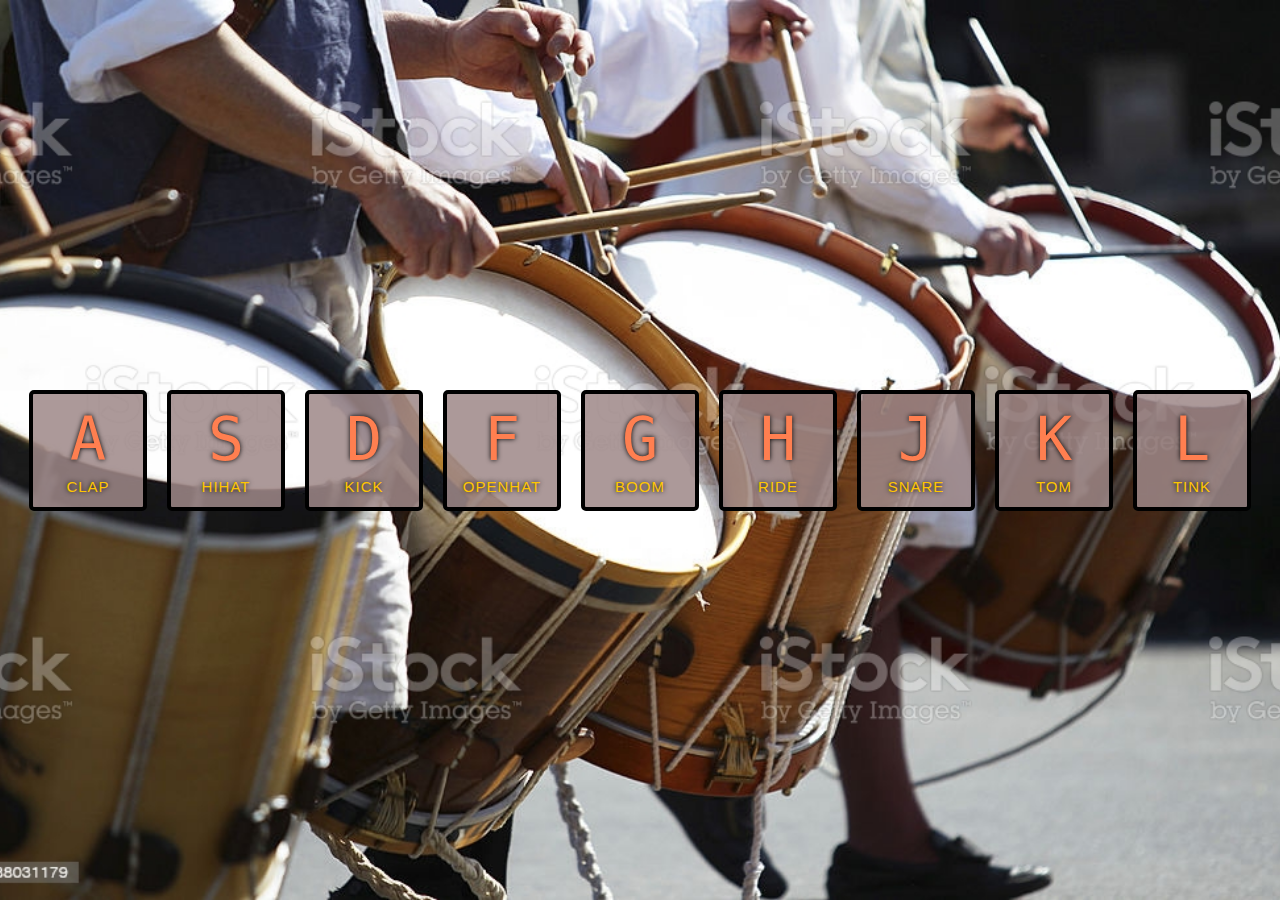
<file: 01. Drumkit/index.html>
<!DOCTYPE html>
<html lang="en">
    <head>
     <meta charset="UTF-8">
     <title>JS Drum Kit</title>
     <link rel="stylesheet" href="style.css">   
    </head>
    <body>
        <div class="keys">
            <div data-key="65" class="key">
                <kbd>A</kbd>
                <span class="sound">Clap</span>      
            </div>
            <div data-key="83" class="key">
                <kbd>S</kbd>
                <span class="sound">Hihat</span>      
            </div>
            <div data-key="68" class="key">
                <kbd>D</kbd>
                <span class="sound">Kick</span>      
            </div>
            <div data-key="70" class="key">
                <kbd>F</kbd>
                <span class="sound">Openhat</span>
            </div>
            <div data-key="71" class="key">
                <kbd>G</kbd>
                <span class="sound">Boom</span>      
            </div>
            <div data-key="72" class="key">
                <kbd>H</kbd>
                <span class="sound">Ride</span>      
            </div>
            <div data-key="74" class="key">
                <kbd>J</kbd>
                <span class="sound">Snare</span>      
            </div>
            <div data-key="75" class="key">
                <kbd>K</kbd>
                <span class="sound">Tom</span>      
            </div>
            <div data-key="76" class="key">
                <kbd>L</kbd>
                <span class="sound">Tink</span>      
            </div>
        </div>

        <audio data-key="65" src="sounds/clap.wav"></audio>
        <audio data-key="83" src="sounds/hihat.wav"></audio>
        <audio data-key="68" src="sounds/kick.wav"></audio>
        <audio data-key="70" src="sounds/openhat.wav"></audio>
        <audio data-key="71" src="sounds/boom.wav"></audio>
        <audio data-key="72" src="sounds/ride.wav"></audio>
        <audio data-key="74" src="sounds/snare.wav"></audio>
        <audio data-key="75" src="sounds/tom.wav"></audio>
        <audio data-key="76" src="sounds/tink.wav"></audio>

        <script>
         
         function playSound(e){
         const audio = document.querySelector(`audio[data-key="${e.keyCode}"]`);
         const key = document.querySelector(`.key[data-key="${e.keyCode}"]`);
         if(!audio) 
         return;
         audio.currentTime=0;  
         audio.play();
         key.classList.add('playing');
         }


         function removeTransition(e){
         if(e.propertyName !=='transform')
         return;
         this.classList.remove('playing');
         }


         const keys = document.querySelectorAll('.key');
         keys.forEach(key => key.addEventListener('transitionend',removeTransition));
         window.addEventListener('keydown',playSound);
        </script>
    </body>

</html>
</file>
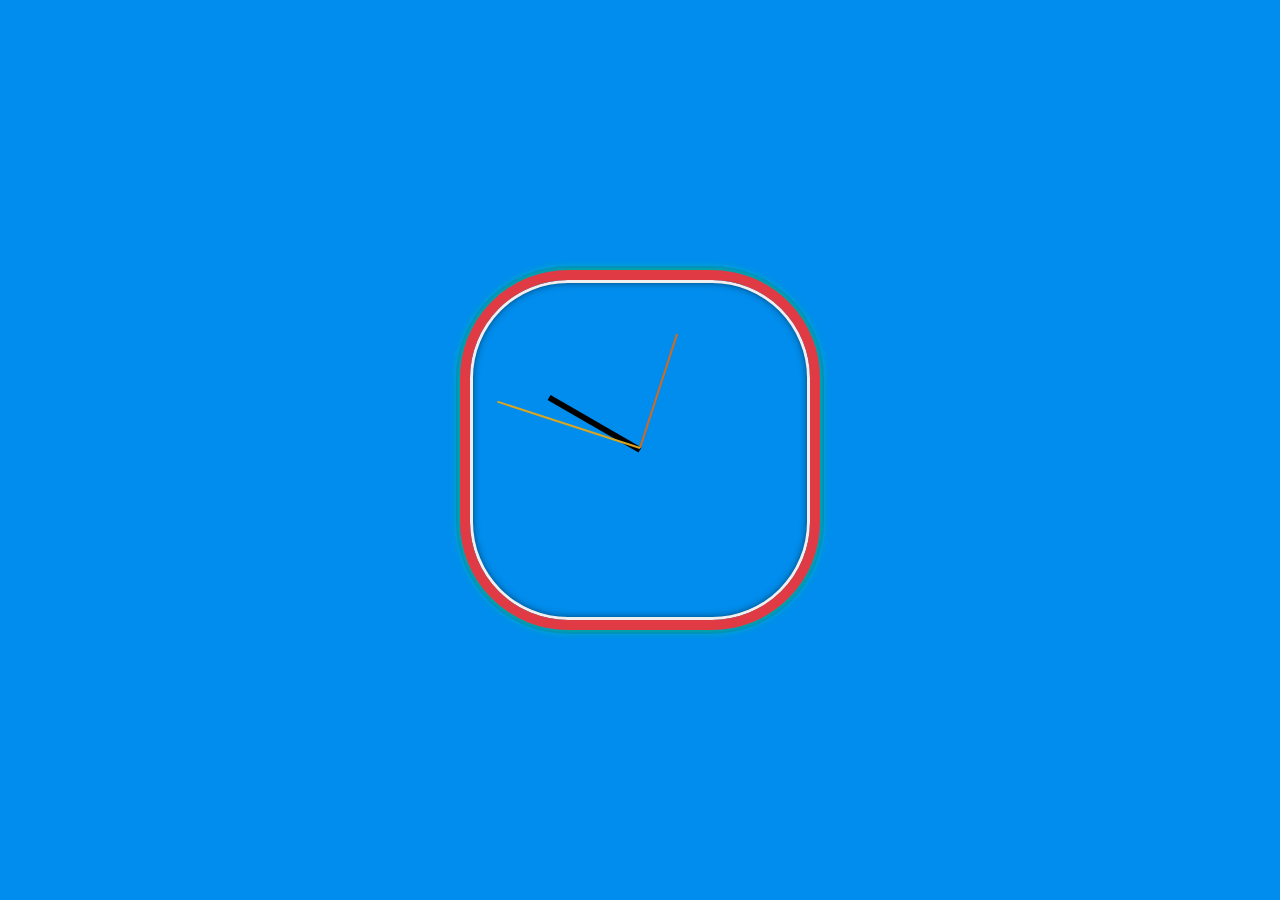
<file: 02. Clock/index.html>
<!DOCTYPE html>
<html lang="en">
    <head>
        <meta charset="UTF-8">
        <title >CLOCK</title>
    </head>
    <body>
<div class="clock">
    <div class="clock-face">
        <div class="hand hour-hand"></div>
        <div class="hand min-hand"></div>
        <div class="hand second-hand"></div>
    </div>
</div>

<style>
    html{
        background:#018DED url(http://unsplash.it/1500/1000?image=881&blur=5) ;
        background-size:cover;
        font-family: 'helvetica neue';
        text-align: center;
        font-size: 10px;
    }
    body {
      margin: 0;
      font-size: 2rem;
      display: flex;
      flex: 10;
      min-height: 100vh;
      align-items: center;
    }

    .clock {
      width: 30rem;
      height: 30rem;
      border: 10px solid rgba(248, 50, 50,0.9);
      border-radius:30% ;
      margin: 50px auto;
      position: relative;
      padding: 2rem;
      box-shadow:
        0 0 0 4px rgba(0,0,0,0.1),
        inset 0 0 0 3px #EFEFEF,
        inset 0 0 10px black,
        0 0 10px rgba(9, 243, 114, 0.9);
    }

    .clock-face {
      position: relative;
      width: 100%;
      height: 100%;
      transform: translateY(-3px); /* account for the height of the clock hands */
    }

    .hour-hand {
      width: 35%;
      left:15%;
      height: 6px;
      background: black;
      position: absolute;
      top: 50%;
      transform-origin: 100%;
      transition: all 0.05s;
      transition-timing-function: cubic-bezier(0.1, 2.7, 0.58, 1);
    }
    .min-hand {
      width: 40%;
      left: 10%;
      height: 2px;
      background: chocolate;
      position: absolute;
      top: 50%;
      transform-origin: 100%;
      transition: all 0.05s;
      transition-timing-function: cubic-bezier(0.1, 2.7, 0.58, 1);
    }
    .second-hand {
      width: 50%;
      height: 2px;
      background: goldenrod;
      position: absolute;
      top: 50%;
      transform-origin: 100%;
      transition: all 0.05s;
      transition-timing-function: cubic-bezier(0.1, 2.7, 0.58, 1);
    }
</style>
<script>
    const secondHand = document.querySelectorAll('.second-hand'); 
    const minsHand = document.querySelectorAll('.min-hand');
    const hourHand = document.querySelectorAll('.hour-hand');

    function setDate(){
      const now = new Date();

      const seconds = now.getSeconds();
      const secondsDegrees = ((seconds /60 )* 360) + 90;
      secondHand[0].style.transform = `rotate(${secondsDegrees}deg)`;
      


      const mins = now.getMinutes();
      const minsDegrees = ((mins/60)*360)+90;
      minsHand[0].style.transform = `rotate(${minsDegrees}deg)`;


      const hour = now.getHours();
      const hourDegrees = ((hour/12)*360)+90;
      hourHand[0].style.transform = `rotate(${hourDegrees}deg)`;
     

    }
   setInterval(setDate,1000);

   setDate();
</script>
    </body>
</html>
</file>
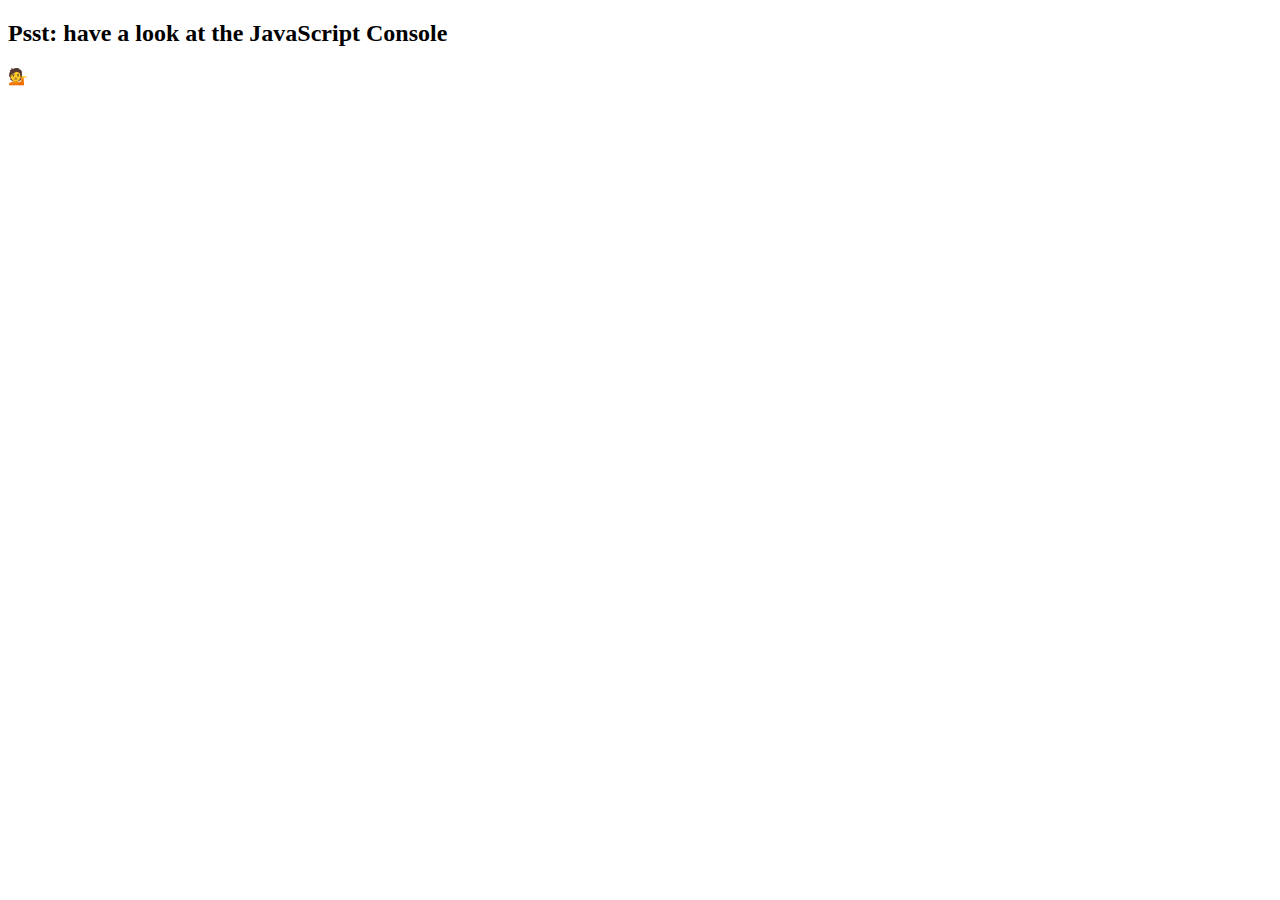
<file: 04. Array Cardio 1 js/index.html>
<!DOCTYPE html>
<html lang="en">
<head>
  <meta charset="UTF-8">
  <title>Array Cardio 💪</title>
</head>
<body>
  <p><h2>Psst: have a look at the JavaScript Console</h2> 💁</p>
  <script>
    // Get your shorts on - this is an array workout!
    // ## Array Cardio Day 1

    // Some data we can work with

    const inventors = [
      { first: 'Albert', last: 'Einstein', year: 1879, passed: 1955 },
      { first: 'Isaac', last: 'Newton', year: 1643, passed: 1727 },
      { first: 'Galileo', last: 'Galilei', year: 1564, passed: 1642 },
      { first: 'Marie', last: 'Curie', year: 1867, passed: 1934 },
      { first: 'Johannes', last: 'Kepler', year: 1571, passed: 1630 },
      { first: 'Nicolaus', last: 'Copernicus', year: 1473, passed: 1543 },
      { first: 'Max', last: 'Planck', year: 1858, passed: 1947 },
      { first: 'Katherine', last: 'Blodgett', year: 1898, passed: 1979 },
      { first: 'Ada', last: 'Lovelace', year: 1815, passed: 1852 },
      { first: 'Sarah E.', last: 'Goode', year: 1855, passed: 1905 },
      { first: 'Lise', last: 'Meitner', year: 1878, passed: 1968 },
      { first: 'Hanna', last: 'Hammarström', year: 1829, passed: 1909 }
    ];

    const people = [
      'Bernhard, Sandra', 'Bethea, Erin', 'Becker, Carl', 'Bentsen, Lloyd', 'Beckett, Samuel', 'Blake, William', 'Berger, Ric', 'Beddoes, Mick', 'Beethoven, Ludwig',
      'Belloc, Hilaire', 'Begin, Menachem', 'Bellow, Saul', 'Benchley, Robert', 'Blair, Robert', 'Benenson, Peter', 'Benjamin, Walter', 'Berlin, Irving',
      'Benn, Tony', 'Benson, Leana', 'Bent, Silas', 'Berle, Milton', 'Berry, Halle', 'Biko, Steve', 'Beck, Glenn', 'Bergman, Ingmar', 'Black, Elk', 'Berio, Luciano',
      'Berne, Eric', 'Berra, Yogi', 'Berry, Wendell', 'Bevan, Aneurin', 'Ben-Gurion, David', 'Bevel, Ken', 'Biden, Joseph', 'Bennington, Chester', 'Bierce, Ambrose',
      'Billings, Josh', 'Birrell, Augustine', 'Blair, Tony', 'Beecher, Henry', 'Biondo, Frank'
    ];
    
    // Array.prototype.filter()
    // 1. Filter the list of inventors for those who were born in the 1500's
    const fifteen = inventors.filter(inventor => (inventor.year >= 1500 && inventor.year < 1600));

    console.table(fifteen);

    // Array.prototype.map()
    // 2. Give us an array of the inventor first and last names
    const fullNames = inventors.map(inventor => `${inventor.first} ${inventor.last}`);
    console.log(fullNames);

    // Array.prototype.sort()
    // 3. Sort the inventors by birthdate, oldest to youngest
    // const ordered = inventors.sort(function(a, b) {
    //   if(a.year > b.year) {
    //     return 1;
    //   } else {
    //     return -1;
    //   }
    // });

    const ordered = inventors.sort((a, b) => a.year > b.year ? 1 : -1);
    console.table(ordered);

    // Array.prototype.reduce()
    // 4. How many years did all the inventors live?
    const totalYears = inventors.reduce((total, inventor) => {
      return total + (inventor.passed - inventor.year);
    }, 0);

    console.log(totalYears);

    // 5. Sort the inventors by years lived
    const oldest = inventors.sort(function(a, b) {
      const lastInventor = a.passed - a.year;
      const nextInventor = b.passed - b.year;
      return lastInventor > nextInventor ? -1 : 1;
      // console.log(a);

      // console.log(b);
    });
    console.table(oldest);

    // 6. create a list of Boulevards in Paris that contain 'de' anywhere in the name
    // https://en.wikipedia.org/wiki/Category:Boulevards_in_Paris

    // const category = document.querySelector('.mw-category');
    // const links = Array.from(category.querySelectorAll('a'));
    // const de = links
    //             .map(link => link.textContent)
    //             .filter(streetName => streetName.includes('de'));

    // 7. sort Exercise
    // Sort the people alphabetically by last name
    const alpha = people.sort(() => {
      // const [aLast, aFirst] = lastOne.split(', ');
      // const [bLast, bFirst] = nextOne.split(', ');
      // return aLast > bLast ? 1 : -1;
      
       //console.log(nextOne);
    });
    console.log(alpha);

    // 8. Reduce Exercise
    // Sum up the instances of each of these
    const data = ['car', 'car', 'truck', 'truck', 'bike', 'walk', 'car', 'van', 'bike', 'walk', 'car', 'van', 'car', 'truck', 'pogostick'];

    const transportation = data.reduce(function(obj,item) {
      if (!obj[item]) {
        obj[item] = 0;
      }
      obj[item]++;
     // console.log(item);
      return obj;
  
    });


    console.log(transportation);

    // const numbers = ['10','9'];
    // const a= numbers.reduce(function(total,num){
    //   return total - num;
    // } , 20);
    //console.log(a);
  </script>
</body>
</html>
</file>
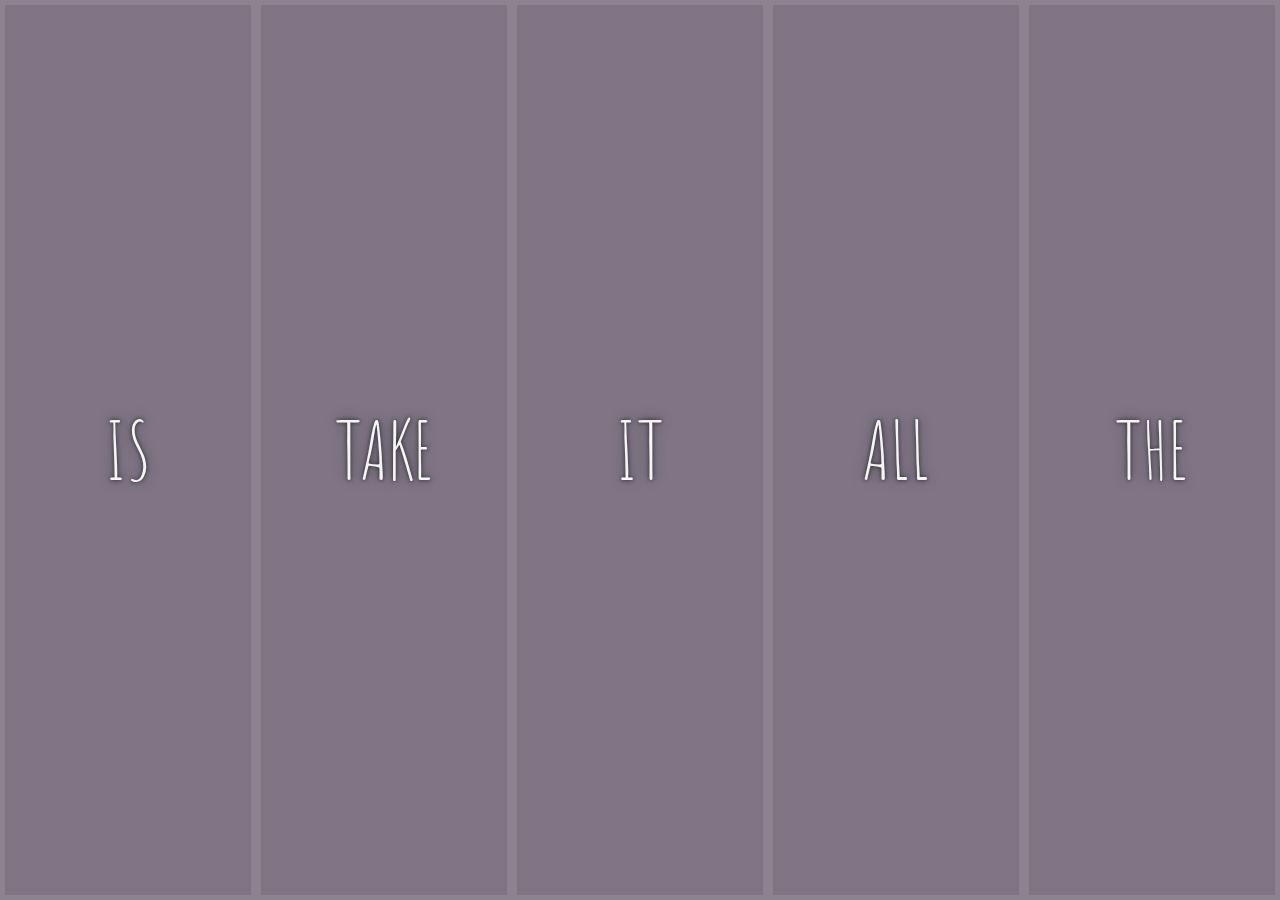
<file: 05. Flex Image Gallery/index.html>
<!DOCTYPE html>
<html lang="en">
<head>
  <meta charset="UTF-8">
  <title>Flex Panels 💪</title>
  <link href='https://fonts.googleapis.com/css?family=Amatic+SC' rel='stylesheet' type='text/css'>
</head>
<body>
  <style>
    html {
      box-sizing: border-box;
      background: #ffc600;
      font-family:l;
      font-size: 20px;
      font-weight: 200;
    }
    
    body {
      margin: 0;
    }
    
    *, *:before, *:after {
      box-sizing: inherit;
    }

    .panels {
      min-height:100vh;
      overflow: hidden;
      display: flex;
    }

    .panel {
      background: #7f7585;
      box-shadow: inset 0 0 0 5px rgba(255,255,255,0.1);
      color:whitesmoke;
      text-align: center;
      align-items: center;
      /* Safari transitionend event.propertyName === flex */
      /* Chrome + FF transitionend event.propertyName === flex-grow */
      transition:
        font-size 0.7s cubic-bezier(0.61,-0.19, 0.7,-0.11),
        flex 0.7s cubic-bezier(0.61,-0.19, 0.7,-0.11),
        background 0.2s;
      font-size: 20px;
      background-size: cover;
      background-position: center;
      flex: 1;
      justify-content:center;
      display: flex;
      flex-direction: column;
    }

    .panel1 { background-image:url(https://source.unsplash.com/gYl-UtwNg_I/1500x1500); }
    .panel2 { background-image:url(https://source.unsplash.com/rFKUFzjPYiQ/1500x1500); }
    .panel3 { background-image:url(https://images.unsplash.com/photo-1465188162913-8fb5709d6d57?ixlib=rb-0.3.5&q=80&fm=jpg&crop=faces&cs=tinysrgb&w=1500&h=1500&fit=crop&s=967e8a713a4e395260793fc8c802901d); }
    .panel4 { background-image:url(https://source.unsplash.com/ITjiVXcwVng/1500x1500); }
    .panel5 { background-image:url(https://source.unsplash.com/3MNzGlQM7qs/1500x1500); }

    /* Flex Children */
    .panel > * {
      margin: 0;
      width: 100%;
      transition: transform 0.5s;
      
      flex: 1 0 auto;
      display: flex;
      justify-content: center;
      align-items: center;
    }

    .panel > *:first-child{transform: translateY(-100%);}
    .panel.open-active > *:first-child{transform: translateY(0);}
    .panel > *:last-child{transform: translateY(100%);}
    .panel.open-active > *:last-child{transform: translateY(0);}

    .panel p {
      text-transform: uppercase;
      font-family: 'Amatic SC', cursive;
      text-shadow: 0 0 4px rgba(0, 0, 0, 0.72), 0 0 14px rgba(0, 0, 0, 0.45);
      font-size: 2em;
    }
    
    .panel p:nth-child(2) {
      font-size: 4em;
    }

    .panel.open {
      font-size: 40px;
      flex: 3;
    }

  </style>


  <div class="panels">
    <div class="panel panel1">
      <p>All</p>
      <p><b>Is</b></p>
      <p>Well</p>
      
    </div>
    <div class="panel panel2">
      <p>Give</p>
      <p><b>Take</b></p>
      <p>Receive</p>
    </div>
    <div class="panel panel3">
      <p>Experience</p>
      <p><b>It</b></p>
      <p>Today</p>
    </div>
    <div class="panel panel4">
      <p>Give</p>
      <p><b>All</b></p>
      <p>You can</p>
    </div>
    <div class="panel panel5">
      <p>See</p>
      <p><b>The</b></p>
      <p>Good</p>
    </div>
  </div>

  <script>

 const panels = document.querySelectorAll('.panel');


 function toggleOpen(){
   console.log("hii");
   this.classList.toggle('open');
 }

 function toggleActive(e){
   //console.log(e.propertyName);
   if(e.propertyName.includes('flex')) {
    this.classList.toggle('open-active');
   }
  
 }
 panels.forEach(panel => panel.addEventListener('click',toggleOpen));
 panels.forEach(panel => panel.addEventListener('transitionend',toggleActive));
  </script>



</body>
</html>
</file>
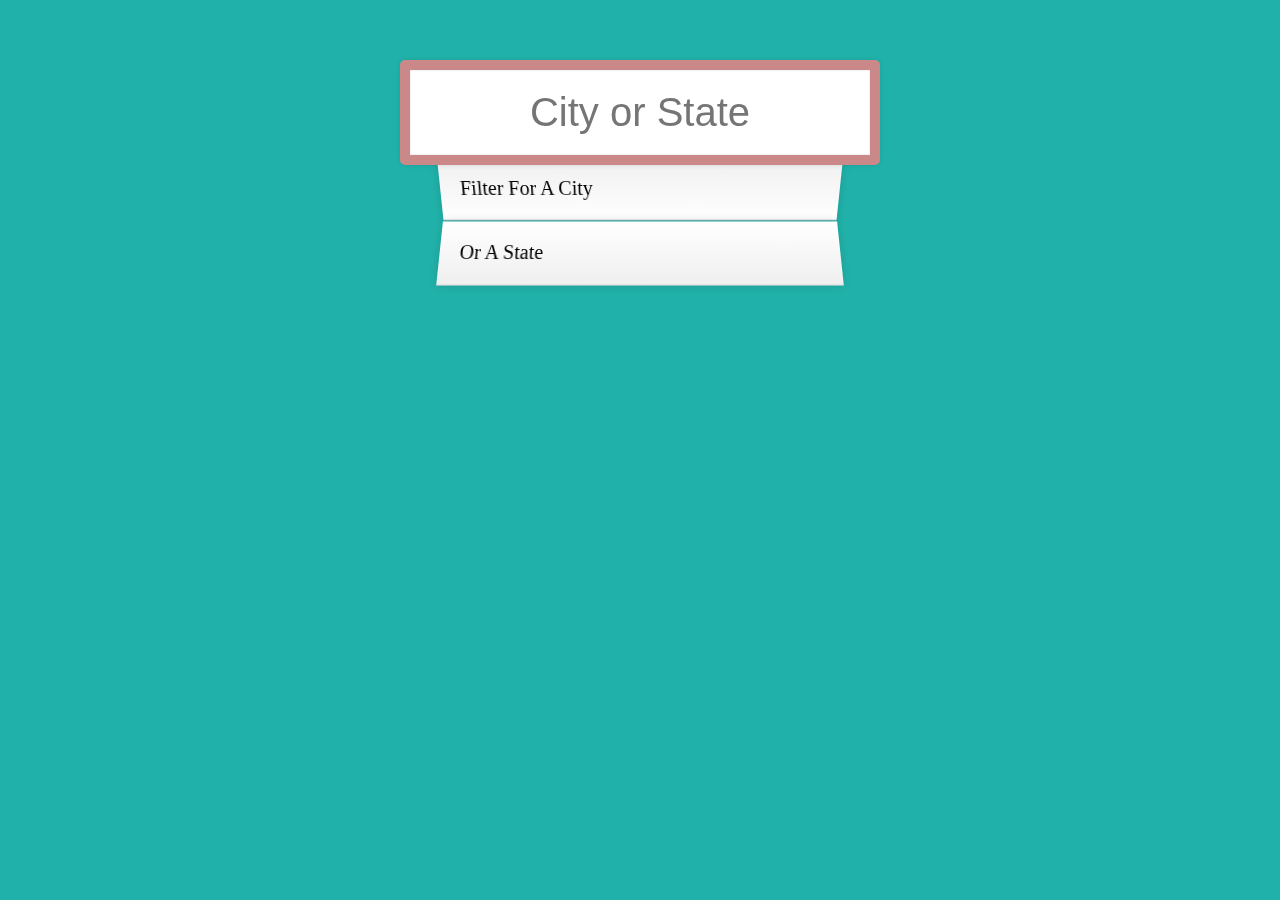
<file: 06. City_and_Population/index.html>
<!DOCTYPE html>
<html lang="en">
<head>
  <meta charset="UTF-8">
  <title>City & Population</title>
  <link rel="stylesheet" href="style.css">
</head>
<body>

  <form class="search-form">
    <input type="text" class="search" placeholder="City or State">
    <ul class="suggestions">
      <li>Filter for a city</li>
      <li>or a state</li>
    </ul>
  </form>
<script>
const endpoint = 'https://gist.githubusercontent.com/Miserlou/c5cd8364bf9b2420bb29/raw/2bf258763cdddd704f8ffd3ea9a3e81d25e2c6f6/cities.json';

const cities = [];
fetch(endpoint)
  .then(blob => blob.json())
  .then(data => cities.push(...data));

function findMatches(wordToMatch, cities) {
  return cities.filter(place => {
    // here we need to figure out if the city or state matches what was searched
    const regex = new RegExp(wordToMatch, 'gi');
    return place.city.match(regex) || place.state.match(regex)
  });
}

function numberWithCommas(x) {
  return x.toString().replace(/\B(?=(\d{3})+(?!\d))/g, ',');
}

function displayMatches() {
  const matchArray = findMatches(this.value, cities);
  const html = matchArray.map(place => {
    const regex = new RegExp(this.value, 'gi');
    const cityName = place.city.replace(regex, `<span class="hl">${this.value}</span>`);
    const stateName = place.state.replace(regex, `<span class="hl">${this.value}</span>`);
    return `
      <li>
        <span class="name">${cityName}, ${stateName}</span>
        <span class="population">${numberWithCommas(place.population)}</span>
      </li>
    `;
  }).join('');
  suggestions.innerHTML = html;
}

const searchInput = document.querySelector('.search');
const suggestions = document.querySelector('.suggestions');

searchInput.addEventListener('change', displayMatches);
searchInput.addEventListener('keyup', displayMatches);

</script>
</body>
</html>
</file>
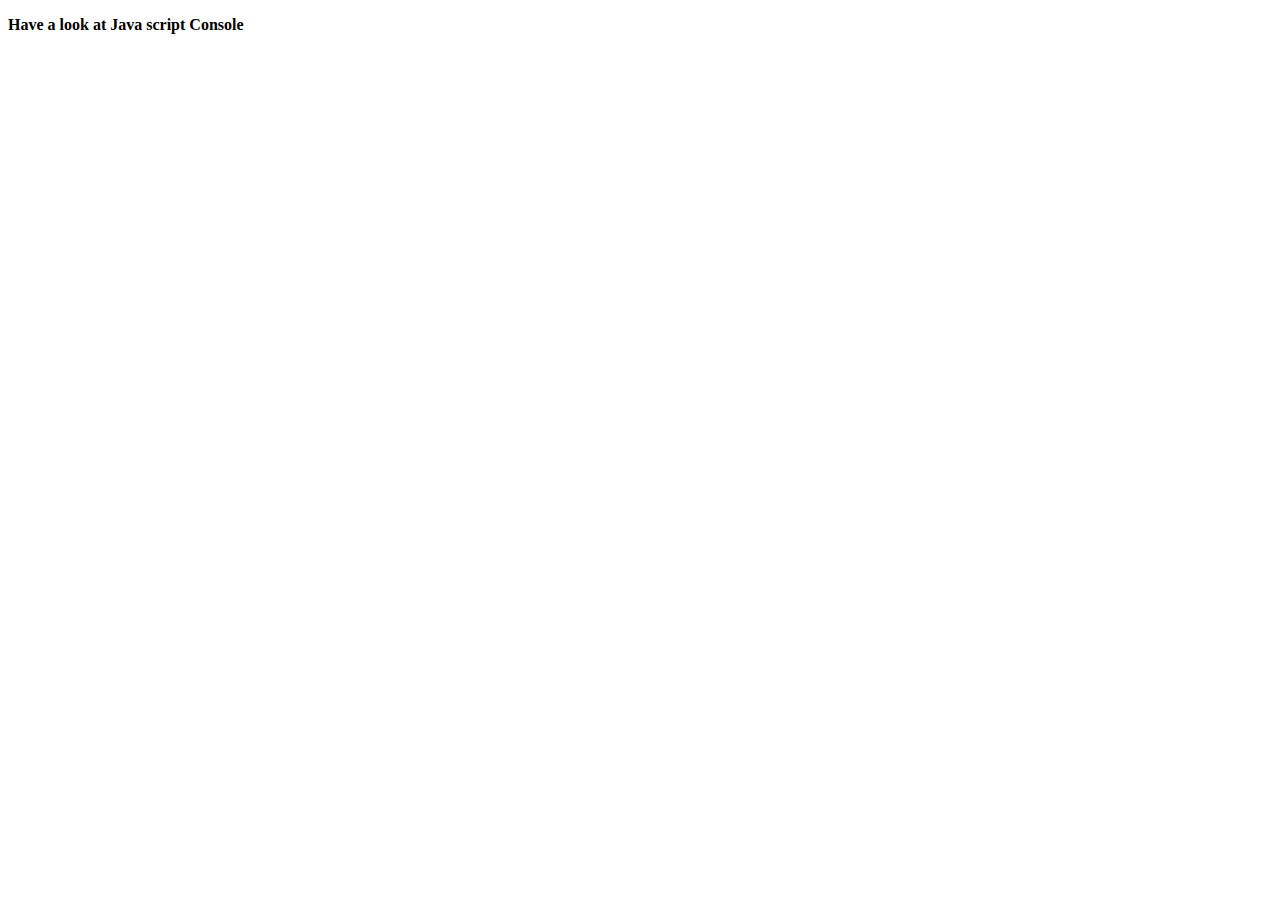
<file: 07. Array Cardio 2 js/index.html>
<!DOCTYPE html>
<html lang="en">
<head>
    <meta charset="UTF-8">
    
    <title>Array Cardio 2</title>
</head>
<body>
    
    <p><b>Have a look at Java script Console </b></p>

    <script>

const people = [
      { name: 'Wes', year: 1988 },
      { name: 'Kait', year: 1986 },
      { name: 'Irv', year: 1970 },
      { name: 'Lux', year: 2015 }
    ];

    const comments = [
      { text: 'Love this!', id: 523423 },
      { text: 'Super good', id: 823423 },
      { text: 'You are the best', id: 2039842 },
      { text: 'Ramen is my fav food ever', id: 123523 },
      { text: 'Nice Nice Nice!', id: 542328 }
    ];
    
    // Some and Every Checks
    // Array.prototype.some() // is at least one person 19 or older?
       const isAdult = people.some(person => ((new Date()).getFullYear())- person.year >= 19);
       console.log({isAdult});

    // Array.prototype.every() // is everyone 19 or older?
       const allAdults = people.every(person => ((new Date()).getFullYear())- person.year >= 19);
       console.log({allAdults});

    // Array.prototype.find()

    const comment = comments.find(commnt =>(commnt.id === 823423));
    console.log(comment);
    // Find is like filter, but instead returns just the one you are looking for
    // find the comment with the ID of 823423

    const index = comments.findIndex(code => (code.id === 823423));
    console.log(index);

      //comments.splice(index,2);

      // SPLICE- Removes the elements in an array
      // SLICE - REwrites the elements of the array from one index to other or completely

      
    const newComments = [
        ...comments.slice(0,index),
        ...comments.slice(index + 1)
    ];
    console.table(newComments);
    // Array.prototype.findIndex()
    // Find the comment with this ID
    // delete the comment with the ID of 823423

    </script>
</body>
</html>
</file>
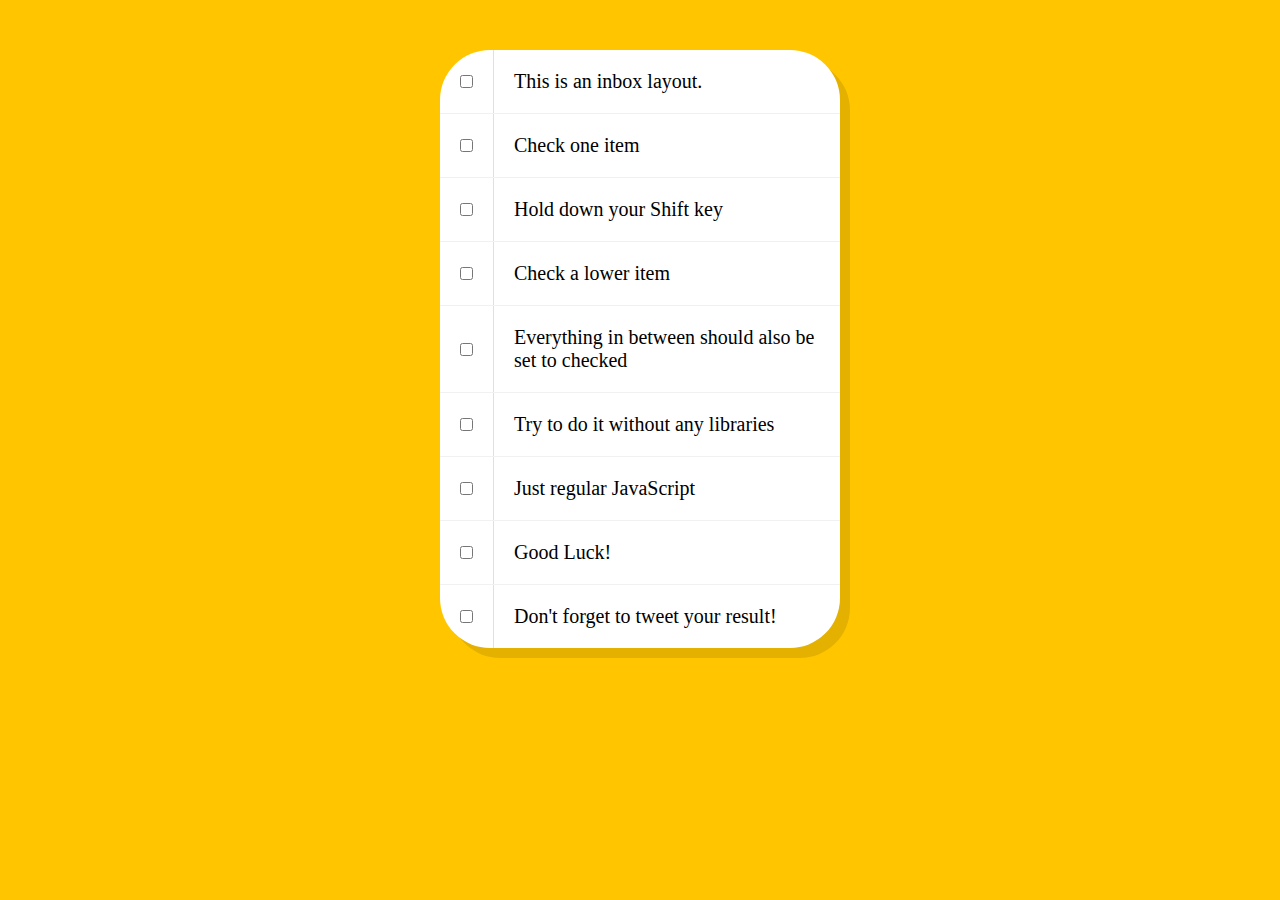
<file: 10. Hold Shift for Multiple Box/index.html>
<!DOCTYPE html>
<html lang="en">
<head>
  <meta charset="UTF-8">
  <title>Hold Shift to Check Multiple Checkboxes</title>
</head>
<body>
  <style>

    html {
      font-family: sans-serif;
      background: #ffc600;
    }

    .inbox {
      max-width: 400px;
      margin: 50px auto;
      background: white;
      border-radius: 50px;
      box-shadow: 10px 10px 0 rgba(0,0,0,0.1);
    }

    .item {
      display: flex;
      align-items: center;
      border-bottom: 1px solid #F1F1F1;
    }

    .item:last-child {
      border-bottom: 0;
    }

    input:checked + p {
      background: #F9F9F9;
      text-decoration: line-through;
    }

    input[type="checkbox"] {
      margin: 20px;
    }

    p {
      margin: 0;
      padding: 20px;
      transition: background 0.2s;
      flex: 1;
      font-family:'helvetica neue';
      font-size: 20px;
      font-weight: 200;
      border-left: 1px solid #D1E2FF;
    }
  </style>
   <!--
   The following is a common layout you would see in an email client.

   When a user clicks a checkbox, holds Shift, and then clicks another checkbox a few rows down, all the checkboxes inbetween those two checkboxes should be checked.

  -->
  <div class="inbox">
    <div class="item">
      <input type="checkbox">
      <p>This is an inbox layout.</p>
    </div>
    <div class="item">
      <input type="checkbox">
      <p>Check one item</p>
    </div>
    <div class="item">
      <input type="checkbox">
      <p>Hold down your Shift key</p>
    </div>
    <div class="item">
      <input type="checkbox">
      <p>Check a lower item</p>
    </div>
    <div class="item">
      <input type="checkbox">
      <p>Everything in between should also be set to checked</p>
    </div>
    <div class="item">
      <input type="checkbox">
      <p>Try to do it without any libraries</p>
    </div>
    <div class="item">
      <input type="checkbox">
      <p>Just regular JavaScript</p>
    </div>
    <div class="item">
      <input type="checkbox">
      <p>Good Luck!</p>
    </div>
    <div class="item">
      <input type="checkbox">
      <p>Don't forget to tweet your result!</p>
    </div>
  </div>

<script>
   // const checkboxes= document.querySelectorAll('.inbox.item.checkbox');
   const checkboxes = document.querySelectorAll('.inbox input[type="checkbox"]');
    //console.log(checkboxes);

 let lastChecked;

function handleCheck(e) {
  // Check if they had the shift key down
  // AND check that they are checking it
  let inBetween = false;
  if (e.shiftKey && this.checked) {
    // go ahead and do what we please
    // loop over every single checkbox
    checkboxes.forEach(checkbox => {
      console.log(checkbox);
      if (checkbox === this || checkbox === lastChecked) {
        inBetween = !inBetween;
        console.log('Starting to check them in between!');
      }

      if (inBetween) {
        checkbox.checked = true;
      }
    });
  }

  lastChecked = this;
}

    checkboxes.forEach(checkbox =>checkbox.addEventListener('click',handleCheck))
</script>
</body>
</html>
</file>
<file: 01. Drumkit/style.css>
html{
    font-size: 10px;
    background:url(images/photo.jpg)bottom center;
    background-size: cover;
}
body,html{
    margin: 0;
    padding: 0;
    font-family: sans-serif;

}
.keys{
    display: flex;
    flex: 1;
    min-height: 100vh;
    align-items: center;
    justify-content: center;
}
.key{
    border: .4rem solid black;
    border-radius: .5rem;
    margin: 1rem;
    font-size:2rem;
    padding: 1rem .5rem;
    transition: all .07s ease;
    width: 10rem;
    text-align: center;
    color:coral;
    background: rgba(158, 136, 136, 0.856);
    text-shadow: 0 0 .5rem black;

}
.playing{
    transform: scale(1.1);
    border-color: #ffc600;
    box-shadow: 0 0 1rem #ffc600;

}
kbd {
    display:block;
    font-size: 6rem;
  }
  
  .sound {
    font-size: 1.5rem;
    text-transform:uppercase;
    letter-spacing: .1rem;
    color: #ffc600;
  }
</file>
<file: 06. City_and_Population/style.css>
html {
    box-sizing: border-box;
    background-color: lightseagreen;
    font-family: 'helvetica neue';
    font-size: 20px;
    font-weight: 200;
  }
  
  *, *:before, *:after {
    box-sizing: inherit;
  }
  
  input {
    width: 100%;
    padding: 20px;
  }
  
  .search-form {
    max-width: 400px;
    margin: 50px auto;
  }
  
  input.search {
    margin: 0;
    text-align: center;
    outline: 0;
    border: 10px solid #ca8888;
    width: 120%;
    left: -10%;
    position: relative;
    top: 10px;
    z-index: 2;
    border-radius: 5px;
    font-size: 40px;
    box-shadow: 0 0 5px rgba(0, 0, 0, 0.12), inset 0 0 2px rgba(0, 0, 0, 0.19);
  }
  
  .suggestions {
    margin: 0;
    padding: 0;
    position: relative;
    /*perspective: 20px;*/
  }
  
  .suggestions li {
    background: white;
    list-style: none;
    border-bottom: 1px solid #D8D8D8;
    box-shadow: 0 0 10px rgba(0, 0, 0, 0.14);
    margin: 0;
    padding: 20px;
    transition: background 0.2s;
    display: flex;
    justify-content: space-between;
    text-transform: capitalize;
  }
  
  .suggestions li:nth-child(even) {
    transform: perspective(100px) rotateX(3deg) translateY(2px) scale(1.001);
    background: linear-gradient(to bottom,  #ffffff 0%,#EFEFEF 100%);
  }
  
  .suggestions li:nth-child(odd) {
    transform: perspective(100px) rotateX(-3deg) translateY(2px);
    background: linear-gradient(to top,  #ffffff 0%,#EFEFEF 100%);
  }
  
  span.population {
    font-size: 15px;
  }
  
  .hl {
    background: #ffc600;
  }
</file>
